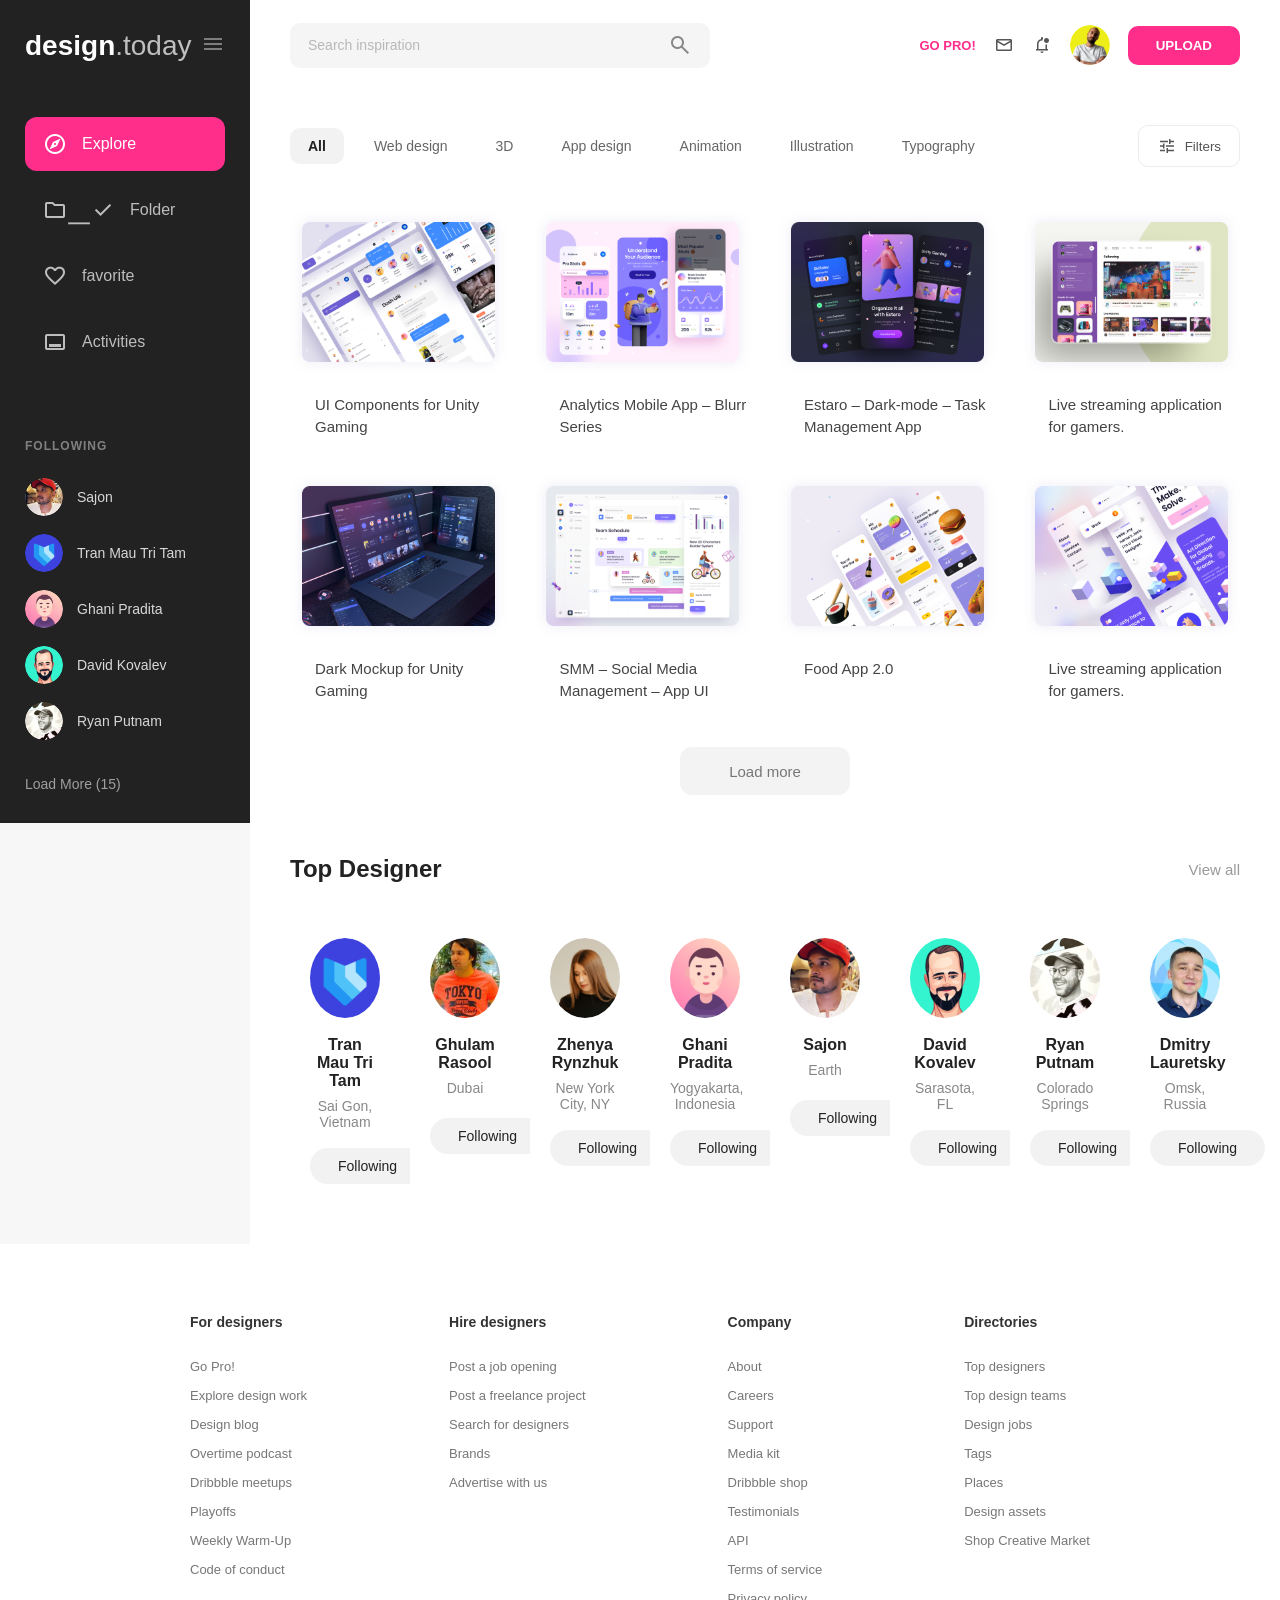
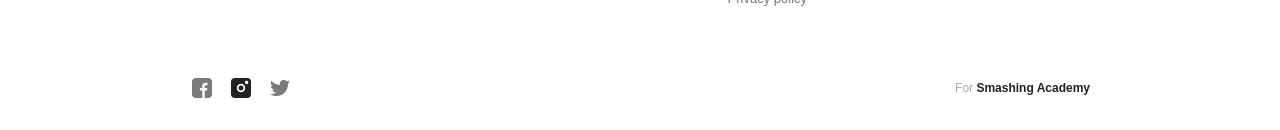
<file: index.html>
<!DOCTYPE html>
<html lang="en">
<head>
    <meta charset="UTF-8">
    <meta name="viewport"  content="width=device-width , initial-scale=1.0">
    <title>Document</title>
    <link rel="stylesheet" href="./style.css">
    <link rel="stylesheet" href="https://fonts.googleapis.com/css2?family=Material+Symbols+Outlined" />
</head>
<body>
<div class="container">
        <aside class="sidebar">
            <div class="menu">
            <h2 class="logo">design<span>.today</span></h2>
            <a href="#">
            <span class="menu-icon material-symbols-outlined">menu</span>
             </a>
            </div>
            <nav>
              <a href="#">
               <span class="material-symbols-outlined">explore</span>
               Explore
              </a>
              <a href="#">
               <span class="material-symbols-outlined">folder_check</span>
               Folder
               </a>
              <a href="#">
             <span class="material-symbols-outlined">favorite</span>favorite
             </a>
             <a href="#">
             <span class="material-symbols-outlined">call_to_action</span>
             Activities
             </a>
            </nav>
        <div class="following">
            <h5>FOLLOWING</h5>
            <div class="person">
                <img src="./img/13.png" alt="">
                <p>Sajon</p>
            </div>
            <div class="person">
                <img src="./img/9.png" alt="">
                <p>Tran Mau Tri Tam</p>
            </div>
            <div class="person">
                <img src="./img/12.png" alt="">
                <p>Ghani Pradita</p>
            </div>
            <div class="person">
                <img src="./img/14.png" alt="">
                <p>David Kovalev</p>
            </div>
            <div class="person">
                <img src="./img/15.png" alt="">
                <p>Ryan Putnam</p>
            </div>
            <button class="load-more">Load More (15)</button>
        </div>
        </aside> 
    <div class="content">
     <header>
         <div class="search-box">
              <input type="text" placeholder="Search inspiration">
              <span class="material-symbols-outlined search-icon">
              search
             </span>
         </div>
         <div class="header-icons">
            <p>GO PRO!</p>
             <a href="#">
             <span class="material-symbols-outlined">mail</span>
             </a>
             <a href="#">
            <span class="material-symbols-outlined">notifications_unread</span>
            </a>
            <a href="profile.html">
             <img src="./img/17.png" alt="Profile">
            </a>
            <button class="upload-btn">
             UPLOAD
            </button>
        </div>   
   </header> 
    <main>
    <div class="category-bar">
    <div class="categories">
        <a href="#" class="active">All</a>
        <a href="#">Web design</a>
        <a href="#">3D</a>
        <a href="#">App design</a>
        <a href="#">Animation</a>
        <a href="#">Illustration</a>
        <a href="#">Typography</a>
    </div>
    <button class="filter-button">
    <span class="material-symbols-outlined">tune</span>
    Filters
    </button>
    </div> 
    <section class="card-section">
        <div class="cards">
          <div class="card">
            <img src="./img/1.png" alt="">
            <p>UI Components for Unity Gaming</p>
          </div>
          <div class="card">
            <img src="./img/2.png" alt="">
            <p>Analytics Mobile App – Blurr Series</p>
          </div>
          <div class="card">
            <img src="./img/3.png" alt="">
            <p>Estaro – Dark-mode – Task Management App</p>
          </div>
          <div class="card">
            <img src="./img/4.png" alt="">
            <p>Live streaming application for gamers.</p>
          </div>       
          <div class="card">
            <img src="./img/5.png" alt="">
            <p>Dark Mockup for Unity Gaming</p>
          </div>
          <div class="card">
            <img src="./img/6.png" alt="">
            <p>SMM – Social Media Management – App UI</p>
          </div> 
          <div class="card">
            <img src="./img/7.png" alt="">
            <p>Food App 2.0</p>
          </div>
          <div class="card">
            <img src="./img/8.png" alt="">
            <p>Live streaming application for gamers.</p>
          </div>
        </div>
        <div class="more">
            <button>Load more</button>
        </div>
    </section>
    <div class="top-designer">
        <div class="view-all">
        <h3 class="designer">Top Designer</h3>
        <a href="#">View all</a>
       </div>
        <section class="designer-list">
         <div class="all-img">
            <div>
                <img src="./img/9.png" alt="">
                <p>Tran Mau Tri Tam</p>
                <a href="#">Sai Gon, Vietnam</a>
                <button>Following</button> 
             </div>       
            <div>
                <img src="./img/10.png" alt="">
                <p>Ghulam Rasool</p>
                <a href="#">Dubai</a>
                <button>Following</button>
            </div>
            <div>
                <img src="./img/11.png" alt="">
                <p>Zhenya Rynzhuk</p>
                <a href="#">New York City, NY</a>
                <button>Following</button>
            </div>
            <div>
                <img src="./img/12.png" alt="">
                <p>Ghani Pradita</p>
                <a href="#">Yogyakarta, Indonesia</a>
                <button>Following</button>
            </div>
            <div>
                <img src="./img/13.png" alt="">
                <p>Sajon</p>
                <a href="#">Earth</a>
                <button>Following</button>
            </div>
            <div>
                <img src="./img/14.png" alt="">
                <p>David Kovalev</p>
                <a href="#">Sarasota, FL</a>
                <button>Following</button>
            </div>
            <div>
                <img src="./img/15.png" alt="">
                <p>Ryan Putnam</p>
                <a href="#">Colorado Springs</a>
                <button>Following</button>
            </div>
            <div>
                <img src="./img/16.png" alt="">
                <p>Dmitry Lauretsky</p>
                <a href="#">Omsk, Russia</a>
                <button>Following</button>
            </div>
         </div>
        </section>
    </div>
   </main>
  </div>
</div>
<footer class="footer">
    <div class="footer-container">
        <div class="footer-column">
            <h4>For designers</h4>
            <a href="#">Go Pro!</a>
            <a href="#">Explore design work</a>
            <a href="#">Design blog</a>
            <a href="#">Overtime podcast</a>
            <a href="#">Dribbble meetups</a>
            <a href="#">Playoffs</a>
            <a href="#">Weekly Warm-Up</a>
            <a href="#">Code of conduct</a>
        </div>
        <div class="footer-column">
            <h4>Hire designers</h4>
            <a href="#">Post a job opening</a>
            <a href="#">Post a freelance project</a>
            <a href="#">Search for designers</a>
            <a href="#">Brands</a>
            <a href="#">Advertise with us</a>
        </div>
        <div class="footer-column">
            <h4>Company</h4>
            <a href="#">About</a>
            <a href="#">Careers</a>
            <a href="#">Support</a>
            <a href="#">Media kit</a>
            <a href="#">Dribbble shop</a>
            <a href="#">Testimonials</a>
            <a href="#">API</a>
            <a href="#">Terms of service</a>
            <a href="#">Privacy policy</a>
        </div>
        <div class="footer-column">
            <h4>Directories</h4>
            <a href="#">Top designers</a>
            <a href="#">Top design teams</a>
            <a href="#">Design jobs</a>
            <a href="#">Tags</a>
            <a href="#">Places</a>
            <a href="#">Design assets</a>
            <a href="#">Shop Creative Market</a>
        </div>
    </div>
    <div class="footer-bottom">
        <div class="social">
            <img src="./img/facebook.png" alt="">
            <img src="./img/tttt.png" alt="">
            <img src="./img/twiter.png" alt="">
        </div>
        <p>
    <span class="light">For</span>
    <span class="dark">Smashing Academy</span>
        </p>
    </div>
</footer>
</body>
</html>
</file>
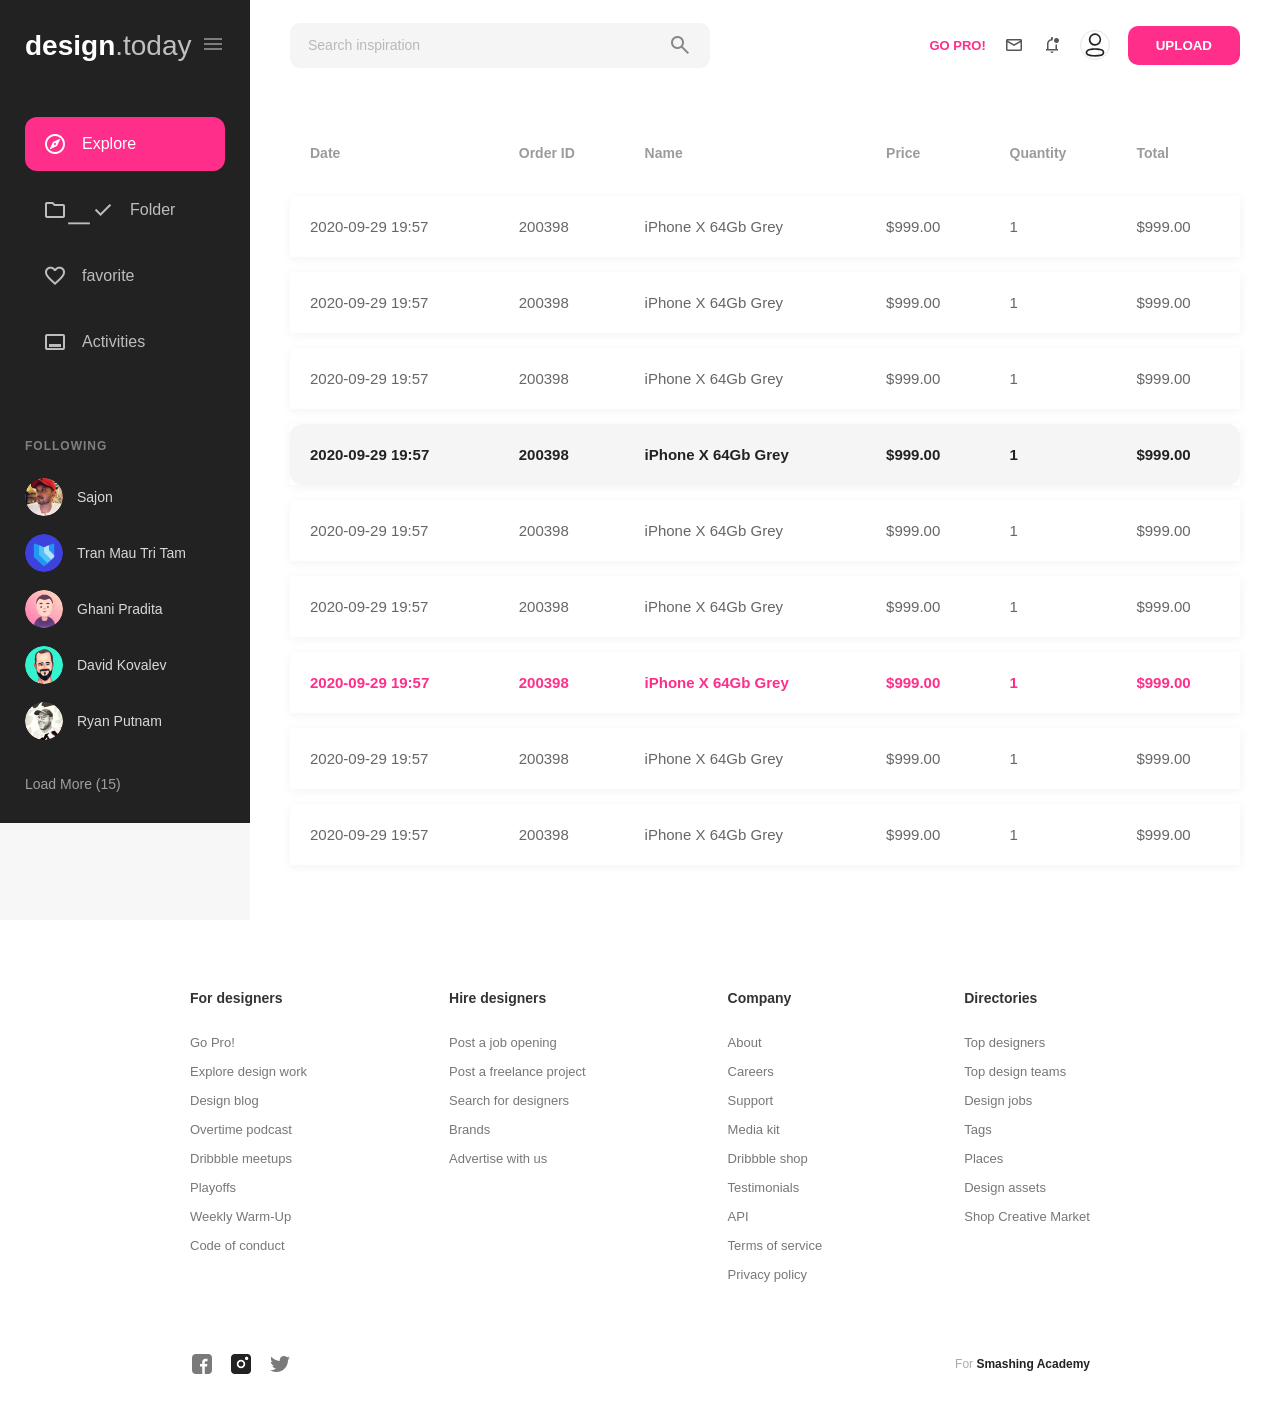
<file: profile.html>
<!DOCTYPE html>
<html lang="en">
<head>
    <meta charset="UTF-8">
    <meta name="viewport" content="width=device-width, initial-scale=1.0">
    <title>Orders</title>
    <link rel="stylesheet" href="./style.css">
    <link rel="stylesheet" href="profile.css">

    <link rel="preconnect" href="https://fonts.googleapis.com">
    <link rel="preconnect" href="https://fonts.gstatic.com" crossorigin>

    <link href="https://fonts.googleapis.com/css2?family=Material+Symbols+Outlined" rel="stylesheet">
</head>
<body>
<div class="container">
        <aside class="sidebar">
            <div class="menu">
            <h2 class="logo">design<span>.today</span></h2>
            <a href="#">
            <span class="menu-icon material-symbols-outlined">menu</span>
             </a>
            </div>
            <nav>
              <a href="#">
               <span class="material-symbols-outlined">explore</span>
               Explore
              </a>
              <a href="#">
               <span class="material-symbols-outlined">folder_check</span>
               Folder
               </a>
              <a href="#">
             <span class="material-symbols-outlined">favorite</span>favorite
             </a>
             <a href="#">
             <span class="material-symbols-outlined">call_to_action</span>
             Activities
             </a>
            </nav>
        <div class="following">
            <h5>FOLLOWING</h5>
            <div class="person">
                <img src="./img/13.png" alt="">
                <p>Sajon</p>
            </div>
            <div class="person">
                <img src="./img/9.png" alt="">
                <p>Tran Mau Tri Tam</p>
            </div>
            <div class="person">
                <img src="./img/12.png" alt="">
                <p>Ghani Pradita</p>
            </div>
            <div class="person">
                <img src="./img/14.png" alt="">
                <p>David Kovalev</p>
            </div>
            <div class="person">
                <img src="./img/15.png" alt="">
                <p>Ryan Putnam</p>
            </div>
            <button class="load-more">Load More (15)</button>
        </div>
        </aside> 
    <div class="content">
     <header>
         <div class="search-box">
              <input type="text" placeholder="Search inspiration">
              <span class="material-symbols-outlined search-icon">
              search
             </span>
         </div>
         <div class="header-icons">
            <p>GO PRO!</p>
             <a href="#">
             <span class="material-symbols-outlined">mail</span>
             </a>
             <a href="#">
            <span class="material-symbols-outlined">notifications_unread</span>
            </a>
            <div class="header-icons">
            <a href="profile.html">
             <img src="./img/profile.svg" alt="Profile" class="profile-img">
            </a>
            </div>
            <button class="upload-btn">
             UPLOAD
            </button>
        </div>   
   </header> 
    <main class="orders-page">
    <table class="orders-table">
<thead>
            <tr>
                <th>Date</th>
                <th>Order ID</th>
                <th>Name</th>
                <th>Price</th>
                <th>Quantity</th>
                <th>Total</th>
            </tr>
        </thead>
        <tbody>
            <tr>
                <td>2020-09-29 19:57</td>
                <td>200398</td>
                <td>iPhone X 64Gb Grey</td>
                <td>$999.00</td>
                <td>1</td>
                <td>$999.00</td>
            </tr>
            <tr>
                <td>2020-09-29 19:57</td>
                <td>200398</td>
                <td>iPhone X 64Gb Grey</td>
                <td>$999.00</td>
                <td>1</td>
                <td>$999.00</td>
            </tr>
            <tr>
                <td>2020-09-29 19:57</td>
                <td>200398</td>
                <td>iPhone X 64Gb Grey</td>
                <td>$999.00</td>
                <td>1</td>
                <td>$999.00</td>
            </tr>
            <tr class="active-row">
                <td>2020-09-29 19:57</td>
                <td><strong>200398</strong></td>
                <td><strong>iPhone X 64Gb Grey</strong></td>
                <td><strong>$999.00</strong></td>
                <td>1</td>
                <td><strong>$999.00</strong></td>
            </tr>
            <tr>
                <td>2020-09-29 19:57</td>
                <td>200398</td>
                <td>iPhone X 64Gb Grey</td>
                <td>$999.00</td>
                <td>1</td>
                <td>$999.00</td>
            </tr>
            <tr>
                <td>2020-09-29 19:57</td>
                <td>200398</td>
                <td>iPhone X 64Gb Grey</td>
                <td>$999.00</td>
                <td>1</td>
                <td>$999.00</td>
            </tr>
            <tr class="pink-row">
                <td>2020-09-29 19:57</td>
                <td>200398</td>
                <td>iPhone X 64Gb Grey</td>
                <td>$999.00</td>
                <td>1</td>
                <td>$999.00</td>
            </tr>
            <tr>
                <td>2020-09-29 19:57</td>
                <td>200398</td>
                <td>iPhone X 64Gb Grey</td>
                <td>$999.00</td>
                <td>1</td>
                <td>$999.00</td>
            </tr>
            <tr>
                <td>2020-09-29 19:57</td>
                <td>200398</td>
                <td>iPhone X 64Gb Grey</td>
                <td>$999.00</td>
                <td>1</td>
                <td>$999.00</td>
            </tr>
        </tbody>
    </table>
   </main>
  </div>
</div>
<footer class="footer">
    <div class="footer-container">
        <div class="footer-column">
            <h4>For designers</h4>
            <a href="#">Go Pro!</a>
            <a href="#">Explore design work</a>
            <a href="#">Design blog</a>
            <a href="#">Overtime podcast</a>
            <a href="#">Dribbble meetups</a>
            <a href="#">Playoffs</a>
            <a href="#">Weekly Warm-Up</a>
            <a href="#">Code of conduct</a>
        </div>
        <div class="footer-column">
            <h4>Hire designers</h4>
            <a href="#">Post a job opening</a>
            <a href="#">Post a freelance project</a>
            <a href="#">Search for designers</a>
            <a href="#">Brands</a>
            <a href="#">Advertise with us</a>
        </div>
        <div class="footer-column">
            <h4>Company</h4>
            <a href="#">About</a>
            <a href="#">Careers</a>
            <a href="#">Support</a>
            <a href="#">Media kit</a>
            <a href="#">Dribbble shop</a>
            <a href="#">Testimonials</a>
            <a href="#">API</a>
            <a href="#">Terms of service</a>
            <a href="#">Privacy policy</a>
        </div>
        <div class="footer-column">
            <h4>Directories</h4>
            <a href="#">Top designers</a>
            <a href="#">Top design teams</a>
            <a href="#">Design jobs</a>
            <a href="#">Tags</a>
            <a href="#">Places</a>
            <a href="#">Design assets</a>
            <a href="#">Shop Creative Market</a>
        </div>
    </div>
    <div class="footer-bottom">
        <div class="social">
            <img src="./img/facebook.png" alt="">
            <img src="./img/tttt.png" alt="">
            <img src="./img/twiter.png" alt="">
        </div>
        <p>
    <span class="light">For</span>
    <span class="dark">Smashing Academy</span>
        </p>
    </div>
</footer>
</body>
</file>
<file: style.css>
*{
    margin:0;
    padding:0;
    box-sizing:border-box;
    font-family:Arial, Helvetica, sans-serif;
}
html,
body{
    overflow-x:hidden;
}
body{
    background:#f7f7f7;
}
a{
    text-decoration:none;
}
img{
    display:block;
    max-width: 100%;
}
.container{
    display:flex;
    width:100%;
    min-height:100vh;
}
.sidebar{
    width:250px;
    background:#222;
    padding:30px 25px;
    display:flex;
    flex-direction:column;
     height:fit-content;
}
.menu{
    display:flex;
    justify-content:space-between;
    align-items:center;
    margin-bottom:55px;
}
.logo{
    color:#fff;
    font-size:28px;
    font-weight:bold;
}
.logo span{
    color:#bfbfbf;
    font-weight:400;
}
.menu a{
    color:#7d7d7d;
}
.menu-icon{
    font-size:28px;
}
nav{
    display:flex;
    flex-direction:column;
    gap:12px;
}
nav a{
    display:flex;
    align-items:center;
    gap:15px;
    color:#bdbdbd;
    padding:15px 18px;
    border-radius:12px;
    transition:.3s;
}
nav a:first-child{
    background:#ff2e8b;
    color:#fff;
}
nav a:hover{
    background:#ff2e8b;
    color:#fff;
}
nav span{
    font-size:20px;
}
.following{
    margin-top:70px;
}
.following h5{
    color:#808080;
    margin-bottom:25px;
    font-size:12px;
    letter-spacing:1px;
}
.person{
    display:flex;
    align-items:center;
    gap:14px;
    margin-bottom:18px;
}
.person img{
    width:38px;
    height:38px;
    border-radius:50%;
    object-fit:cover;
}
.person p{
    color:#d8d8d8;
    font-size:14px;
}
.load-more{
    margin-top:18px;
    background:none;
    border:none;
    color:#9f9f9f;
    cursor:pointer;
    font-size:14px;
    text-align:left;
}
.load-more:hover{
    color:#fff;
}
.content{
    flex:1;
    background:#fff;
    min-width: 0;
}
header{
    height:90px;
    padding:25px 40px;
    display:flex;
    justify-content:space-between;
    align-items:center;
    background:#fff;
}
.search-box{
    position:relative;
    width:420px;
}
.search-box input{
    width:100%;
    height:45px;
    border:none;
    outline:none;
    background:#f5f5f5;
    border-radius:10px;
    padding:0 50px 0 18px;
    font-size:14px;
    color:#555;
}
.search-box input::placeholder{
    color:#b8b8b8;
}
.search-icon{
    position:absolute;
    right:18px;
    top:50%;
    transform:translateY(-50%);
    color:#888;
    cursor:pointer;
}
.header-icons{
    display:flex;
    align-items:center;
    gap:18px;
}
.header-icons p{
    color:#ff2e8b;
    font-size:13px;
    font-weight:600;
}
.header-icons a{
    color:#555;
    display:flex;
    align-items:center;
}
.header-icons span{
    font-size:20px;
}
.header-icons img{
    width:40px;
    height:40px;
    border-radius:50%;
    object-fit:cover;
}
.upload-btn{
    border:none;
    background:#ff2e8b;
    color:#fff;
    padding:12px 28px;
    border-radius:10px;
    font-weight:600;
    cursor:pointer;
    transition:.3s;
}
.upload-btn:hover{
    background:#ff197f;
}
main{
    padding:35px 40px;
}
.category-bar{
    display:flex;
    justify-content:space-between;
    align-items:center;
    margin-bottom:35px;
}
.categories{
    display:flex;
    align-items:center;
    gap:12px;
}
.categories a{
    color:#666;
    font-size:14px;
    padding:10px 18px;
    border-radius:10px;
    transition:.3s;
}
.categories a:hover{
    background:#f2f2f2;
}
.categories .active{
    background:#f2f2f2;
    color:#222;
    font-weight:600;
}
.filter-button{
    display:flex;
    align-items:center;
    gap:8px;
    background:#fff;
    border:1px solid #ececec;
    border-radius:10px;
    padding:10px 18px;
    color:#555;
    cursor:pointer;
    transition:.3s;
}
.filter-button:hover{
    background:#f5f5f5;
}
.filter-button span{
    font-size:20px;
}
.card-section{
    width:100%;
}
.cards{
    display:grid;
    grid-template-columns:repeat(4,1fr);
    gap:28px;
}
.card img{
    width:100%;
    height:180px;
    object-fit:cover;
    border-radius:15px;
}
.card p{
    margin-top:12px;
    font-size:15px;
    line-height:22px;
    color:#444;
    font-weight:500;
    margin-left:25px ;
}
.more{
    display:flex;
    justify-content:center;
    margin:45px 0 60px;
}
.more button{
    width:170px;
    height:48px;
    border:none;
    border-radius:12px;
    background:#f3f3f3;
    color:#777;
    font-size:15px;
    cursor:pointer;
    transition:.3s;
}
.more button:hover{
    background:#e8e8e8;
    color:#222;
}
.top-designer{
    margin-top:60px;
}
.view-all{
    display:flex;
    justify-content:space-between;
    align-items:center;
    margin-bottom:30px;
}
.designer{
    font-size:24px;
    color:#222;
    font-weight:700;
}
.view-all a{
    color:#999;
    font-size:15px;
    transition:.3s;
}
.view-all a:hover{
    color:#ff2e8b;
}
.designer-list{
    width:100%;
}
.all-img{
    display:grid;
    grid-template-columns:repeat(8,minmax(0,1fr));
    gap:10px;
}
.all-img div{
    background:#fff;
    text-align:center;
    border-radius:18px;
    padding:25px 20px;
}
.all-img img{
    width:80px;
    height:80px;
    border-radius:50%;
    object-fit:cover;
    margin:0 auto 18px;
}
.all-img p{
    font-size:16px;
    font-weight:600;
    color:#222;
    margin-bottom:8px;
}
.all-img a{
    display:block;
    font-size:14px;
    color:#888;
    margin-bottom:18px;
     min-height:20px;

}
.all-img button{
    border:none;
    background:#F2F2F2;
    color:#222222;
    padding: 10px 28px;
    border-radius:25px;
    cursor:pointer;
    font-size:14px;
    margin-top:auto;
}
.footer{
    width:100%;
    padding:70px 100px 30px;
    background:#fff;
}
.footer-container{
    display:flex;
    justify-content:space-between;
    max-width:900px;
    margin:0 auto;
}
.footer-column{
    display:flex;
    flex-direction:column;
    gap:14px;
}
.footer-column h4{
    font-size:14px;
    color:#333;
    font-weight:600;
    margin-bottom:15px;
}
.footer-column a{
    text-decoration:none;
    color:#777;
    font-size:13px;
    transition:.3s;
}
.footer-column a:hover{
    color:#ff2e8b;
}
.footer-bottom{
    max-width:900px;
    margin:70px auto 0;
    display:flex;
    justify-content:space-between;
    align-items:center;
}
.social{
    display:flex;
    gap:15px;
}
.social a{
    width:20px;
    height:20px;
    color:#777;
    font-size:13px;
    text-decoration:none;
}
.footer-bottom p{
    font-size:12px;
    color:#999;
}
.light{
    color:#aaa;
}
.dark{
    color:#222;
    font-weight:700;
}
@media (max-width:1024px){
    .sidebar{
        width:210px;
        padding:25px 18px;
    }
    .logo{
        font-size:24px;
    }
    nav a{
        padding:12px 14px;
        gap:10px;
    }
    .following{
        margin-top:50px;
    }
    header{
        padding:20px 25px;
    }
    .search-box{
        width:300px;
    }
    .header-icons{
        gap:12px;
    }
    .upload-btn{
        padding:10px 20px;
    }
    main{
        padding:30px 25px;
    }
    .categories{
        gap:8px;
    }
    .categories a{
        padding:8px 12px;
        font-size:13px;
    }
    .cards{
        grid-template-columns:repeat(3,1fr);
        gap:20px;
    }
    .card img{
        height:160px;
    }
    .all-img{
        grid-template-columns:repeat(4,1fr);
        gap:15px;
    }
    .all-img div{
        padding:20px 15px;
    }
    .footer{
        padding:50px 40px 25px;
    }
    .footer-container,
    .footer-bottom{
        max-width:100%;
    }

}
@media (max-width:768px){

    html,
    body{
        overflow-x:hidden;
    }
    .container{
        display:block;
    }
    .sidebar{
        width:100%;
        height:auto;
        padding:20px;
    }
    .menu{
        margin-bottom:25px;
    }
    .logo{
        font-size:24px;
    }
    nav{
        flex-direction:row;
        overflow-x:auto;
        gap:8px;
    }
    nav a{
        flex-shrink:0;
        padding:10px 14px;
    }
    .following{
        display:none;
    }
    .content{
        width:100%;
    }
    header{
        height:auto;
        padding:20px;
        flex-wrap:wrap;
        gap:15px;
    }
    .search-box{
        order:3;
        width:100%;
    }
    .header-icons{
        margin-left:auto;
        gap:12px;
    }
    .header-icons p{
        display:none;
    }
    .upload-btn{
        padding:10px 18px;
    }
    main{
        padding:25px 20px;
    }
    .category-bar{
        flex-direction:column;
        align-items:flex-start;
        gap:15px;
    }
    .categories{
        width:100%;
        overflow-x:auto;
        gap:8px;
    }
    .categories a{
        white-space:nowrap;
    }
    .filter-button{
        width:100%;
        justify-content:center;
    }
    .cards{
        grid-template-columns:1fr;
        gap:25px;
    }
    .card img{
        height:220px;
    }
    .card p{
        margin-left:10px;
    }
    .top-designer{
        margin-top:40px;
    }
    .view-all{
        margin-bottom:20px;
    }
    .designer{
        font-size:20px;
    }
    .all-img{
        grid-template-columns:repeat(2,1fr);
        gap:15px;
    }
    .all-img div{
        padding:20px 10px;
    }
    .all-img img{
        width:65px;
        height:65px;
    }
    .footer{
        padding:40px 20px 20px;
    }
    .footer-container{
        display:grid;
        grid-template-columns:repeat(2,1fr);
        gap:30px;
    }
    .footer-bottom{
        margin-top:40px;
        flex-direction:column;
        gap:20px;
        text-align:center;
    }

}
</file>
<file: profile.css>
*{
    margin:0;
    padding:0;
    box-sizing:border-box;
    font-family:Arial, Helvetica, sans-serif;
}
.header-icons .profile-img{
    width:30px;
    height:30px;
    border-radius:50%;
    object-fit:cover;
    border: 1px solid #e5e5e5;
}
.orders-page{
    width:100%;
    padding:40px;
    background:#fff;
}
.orders-table{
    width:100%;
    border-collapse:separate;
    border-spacing:0 15px;
}
.orders-table th{
    text-align:left;
    padding:0 20px 20px;
    color:#9b9b9b;
    font-size:14px;
    font-weight:600;
}
.orders-table td{
    background:#fff;
    padding:22px 20px;
    font-size:15px;
    color:#666;
}
.orders-table tbody tr{
    box-shadow:0 2px 10px rgba(0,0,0,.05);
    transition:.3s;
}
.orders-table tbody tr:hover{
    transform:translateY(-2px);
}
.orders-table tbody tr td:first-child{
    border-radius:12px 0 0 12px;
}
.orders-table tbody tr td:last-child{
    border-radius:0 12px 12px 0;
}
.active-row td{
    background:#f5f5f5;
    font-weight:600;
    color:#222;
}
.pink-row td{
    color:#ff2e8b;
    font-weight:600;
}
@media (max-width:1024px){
    .orders-page{
        padding:25px;
    }
    .orders-table th{
        padding:0 12px 15px;
        font-size:13px;
    }
    .orders-table td{
        padding:18px 12px;
        font-size:14px;
    }
    .orders-table{
        border-spacing:0 12px;
    }
    .orders-table tbody tr td:first-child{
        border-radius:10px 0 0 10px;
    }
    .orders-table tbody tr td:last-child{
        border-radius:0 10px 10px 0;
    }
    .header-icons .profile-img{
        width:28px;
        height:28px;
    }
}
@media screen and (max-width: 768px) {
    .container,
    body {
        display: flex;
        flex-direction: column; 
    }
    .sidebar {
        width: 100% !important; 
        height: auto !important;
        padding: 15px;
    }
    .orders-page {
        padding: 15px;
    }
    .orders-table {
        display: block;
        width: 100%;
        border-spacing: 0;
    }
    .orders-table thead,
    .orders-table th {
        display: none;
    }
    .orders-table tbody,
    .orders-table tr,
    .orders-table td {
        display: block;
        width: 100%;
    }
    .orders-table tbody tr {
        margin-bottom: 20px;
        border-radius: 12px;
        overflow: hidden;
        border: 1px solid #eee;
    }
    .orders-table td {
        padding: 12px 15px;
        text-align: right; 
        border-bottom: 1px solid #f9f9f9;
        position: relative;
    }
    .orders-table td:last-child {
        border-bottom: none;
    }
    .orders-table tbody tr td:first-child,
    .orders-table tbody tr td:last-child {
        border-radius: 0;
    }
}
</file>
